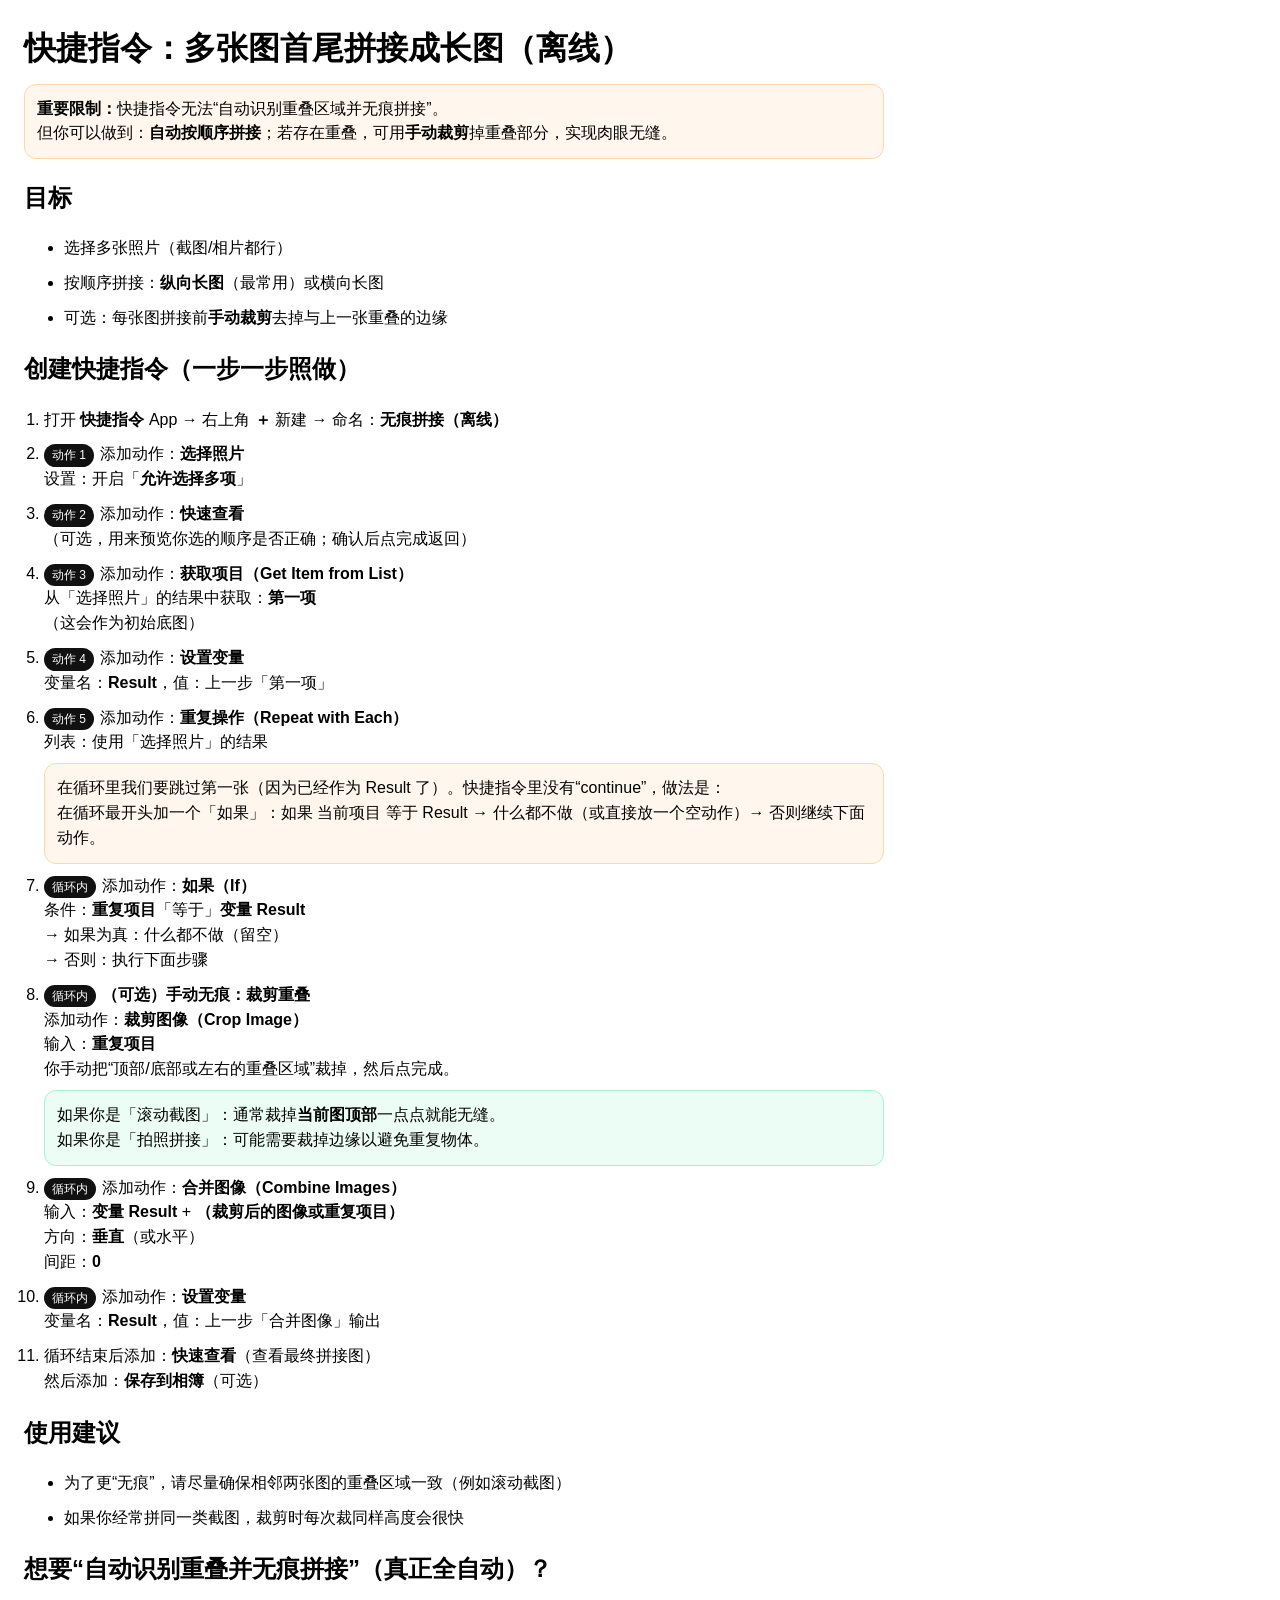
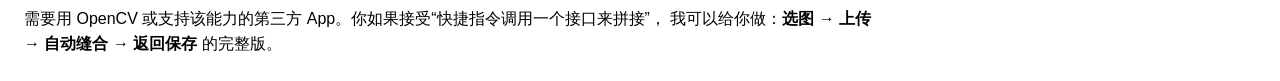
<file: screenshot.html>
<!doctype html>
<html lang="zh-CN">
<head>
  <meta charset="utf-8" />
  <meta name="viewport" content="width=device-width,initial-scale=1" />
  <title>iPhone 快捷指令：多图首尾拼接（离线版）</title>
  <style>
    body{font-family:-apple-system,BlinkMacSystemFont,"Segoe UI",Roboto,Helvetica,Arial;line-height:1.55;margin:24px;max-width:860px}
    code,pre{background:#f5f5f7;border:1px solid #e5e5ea;border-radius:10px}
    pre{padding:14px;overflow:auto}
    h1{margin:0 0 10px}
    .tip{background:#fff7ed;border:1px solid #fed7aa;padding:12px;border-radius:12px}
    .ok{background:#ecfdf5;border:1px solid #a7f3d0;padding:12px;border-radius:12px}
    ol{padding-left:20px}
    li{margin:10px 0}
    .badge{display:inline-block;padding:2px 8px;border-radius:999px;background:#111;color:#fff;font-size:12px;margin-right:6px}
  </style>
</head>
<body>
  <h1>快捷指令：多张图首尾拼接成长图（离线）</h1>

  <div class="tip">
    <b>重要限制：</b>快捷指令无法“自动识别重叠区域并无痕拼接”。<br/>
    但你可以做到：<b>自动按顺序拼接</b>；若存在重叠，可用<b>手动裁剪</b>掉重叠部分，实现肉眼无缝。
  </div>

  <h2>目标</h2>
  <ul>
    <li>选择多张照片（截图/相片都行）</li>
    <li>按顺序拼接：<b>纵向长图</b>（最常用）或横向长图</li>
    <li>可选：每张图拼接前<b>手动裁剪</b>去掉与上一张重叠的边缘</li>
  </ul>

  <h2>创建快捷指令（一步一步照做）</h2>
  <ol>
    <li>
      打开 <b>快捷指令</b> App → 右上角 <b>＋</b> 新建 → 命名：<b>无痕拼接（离线）</b>
    </li>

    <li>
      <span class="badge">动作 1</span>添加动作：<b>选择照片</b><br/>
      设置：开启「<b>允许选择多项</b>」
    </li>

    <li>
      <span class="badge">动作 2</span>添加动作：<b>快速查看</b><br/>
      （可选，用来预览你选的顺序是否正确；确认后点完成返回）
    </li>

    <li>
      <span class="badge">动作 3</span>添加动作：<b>获取项目（Get Item from List）</b><br/>
      从「选择照片」的结果中获取：<b>第一项</b><br/>
      （这会作为初始底图）
    </li>

    <li>
      <span class="badge">动作 4</span>添加动作：<b>设置变量</b><br/>
      变量名：<b>Result</b>，值：上一步「第一项」
    </li>

    <li>
      <span class="badge">动作 5</span>添加动作：<b>重复操作（Repeat with Each）</b><br/>
      列表：使用「选择照片」的结果
      <div class="tip" style="margin-top:8px">
        在循环里我们要跳过第一张（因为已经作为 Result 了）。快捷指令里没有“continue”，做法是：<br/>
        在循环最开头加一个「如果」：如果 当前项目 等于 Result → 什么都不做（或直接放一个空动作）→ 否则继续下面动作。
      </div>
    </li>

    <li>
      <span class="badge">循环内</span>添加动作：<b>如果（If）</b><br/>
      条件：<b>重复项目</b>「等于」<b>变量 Result</b><br/>
      → 如果为真：什么都不做（留空）<br/>
      → 否则：执行下面步骤
    </li>

    <li>
      <span class="badge">循环内</span><b>（可选）手动无痕：裁剪重叠</b><br/>
      添加动作：<b>裁剪图像（Crop Image）</b><br/>
      输入：<b>重复项目</b><br/>
      你手动把“顶部/底部或左右的重叠区域”裁掉，然后点完成。
      <div class="ok" style="margin-top:8px">
        如果你是「滚动截图」：通常裁掉<b>当前图顶部</b>一点点就能无缝。<br/>
        如果你是「拍照拼接」：可能需要裁掉边缘以避免重复物体。
      </div>
    </li>

    <li>
      <span class="badge">循环内</span>添加动作：<b>合并图像（Combine Images）</b><br/>
      输入：<b>变量 Result</b> + <b>（裁剪后的图像或重复项目）</b><br/>
      方向：<b>垂直</b>（或水平）<br/>
      间距：<b>0</b>
    </li>

    <li>
      <span class="badge">循环内</span>添加动作：<b>设置变量</b><br/>
      变量名：<b>Result</b>，值：上一步「合并图像」输出
    </li>

    <li>
      循环结束后添加：<b>快速查看</b>（查看最终拼接图）<br/>
      然后添加：<b>保存到相簿</b>（可选）
    </li>
  </ol>

  <h2>使用建议</h2>
  <ul>
    <li>为了更“无痕”，请尽量确保相邻两张图的重叠区域一致（例如滚动截图）</li>
    <li>如果你经常拼同一类截图，裁剪时每次裁同样高度会很快</li>
  </ul>

  <h2>想要“自动识别重叠并无痕拼接”（真正全自动）？</h2>
  <p>
    需要用 OpenCV 或支持该能力的第三方 App。你如果接受“快捷指令调用一个接口来拼接”，
    我可以给你做：<b>选图 → 上传 → 自动缝合 → 返回保存</b> 的完整版。
  </p>
</body>
</html>
</file>
